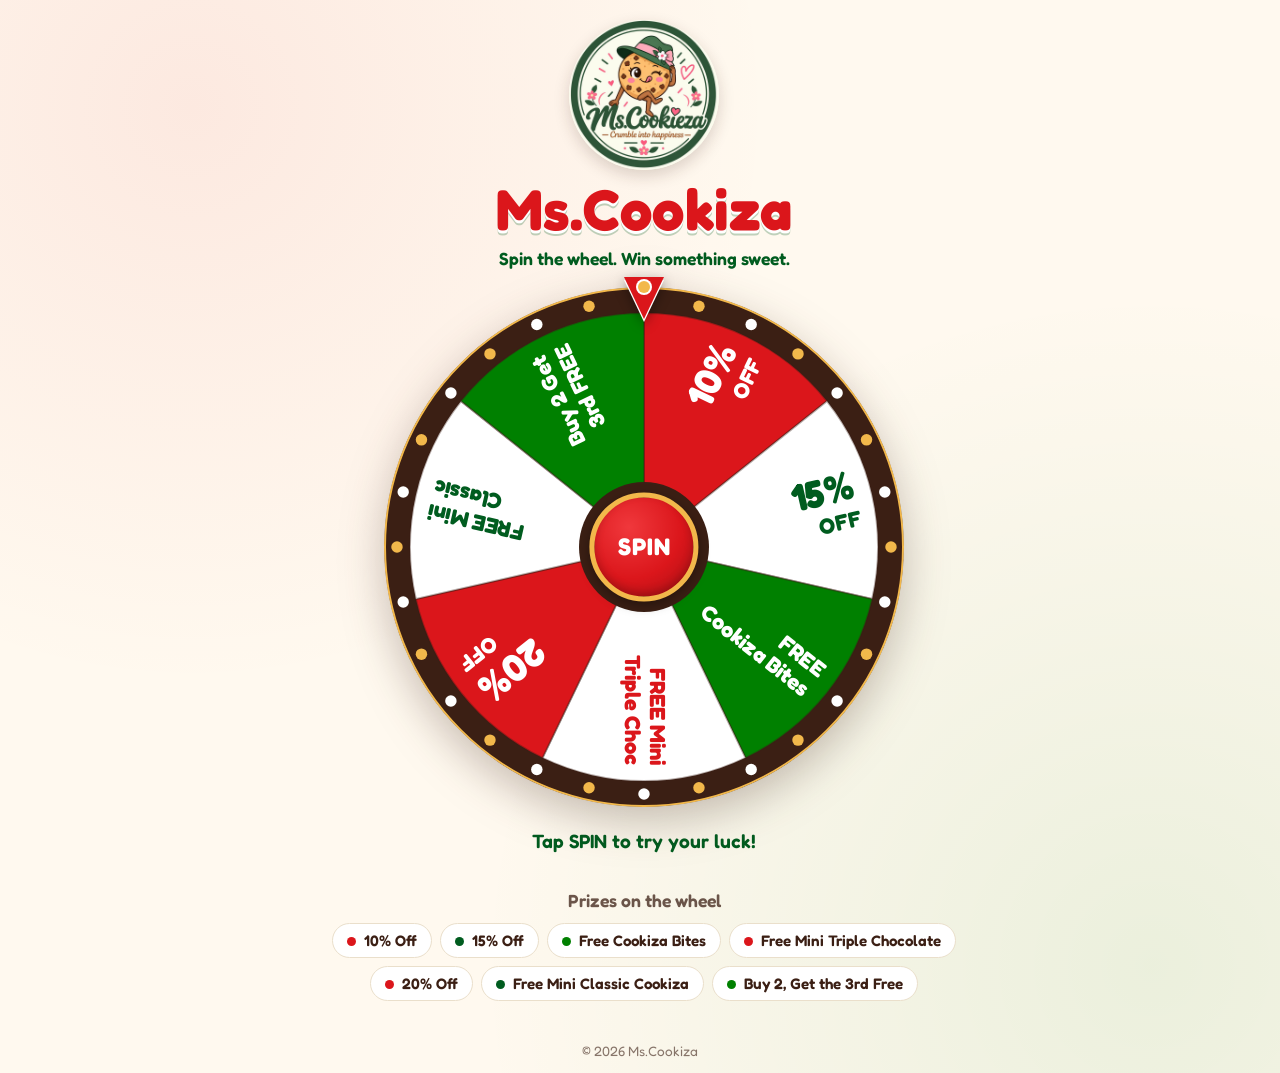
<file: index.html>
<!DOCTYPE html>
<html lang="en">
<head>
  <meta charset="utf-8">
  <meta name="viewport" content="width=device-width, initial-scale=1">
  <title>Ms.Cookiza · Spin &amp; Win</title>
  <meta name="description" content="Spin the Ms.Cookiza wheel and win a discount or a free cookie treat.">
  <meta name="theme-color" content="#DB161B">
  <link rel="icon" type="image/png" href="img/logo.png">
  <link rel="preconnect" href="https://fonts.googleapis.com">
  <link rel="preconnect" href="https://fonts.gstatic.com" crossorigin>
  <link href="https://fonts.googleapis.com/css2?family=Fredoka:wght@400;600;700&display=swap" rel="stylesheet">
  <link rel="stylesheet" href="css/style.css">
</head>
<body>


  <main class="page">
    <header class="brand">
      <img class="brand__logo" src="img/logo.png" alt="Ms.Cookiza logo" width="140" height="140">
      <h1 class="brand__name">Ms.Cookiza</h1>
      <p class="brand__tag">Spin the wheel. Win something sweet.</p>
    </header>

    <section class="stage" aria-label="Spin to win">
      <div class="wheel-wrap" id="wheelWrap">
        <div class="pointer" aria-hidden="true"></div>
        <canvas id="wheel" role="img" aria-label="Prize wheel"></canvas>
        <button id="spinBtn" class="hub" type="button">SPIN</button>
      </div>

      <p id="status" class="status" role="status" aria-live="polite">Tap SPIN to try your luck!</p>
      <a id="claimLink" class="btn btn--primary" href="congrats.html" hidden>View my prize</a>
    </section>

    <section class="prizes" aria-labelledby="prizesTitle">
      <h2 id="prizesTitle">Prizes on the wheel</h2>
      <ul id="prizeList" class="prizes__list"></ul>
    </section>
  </main>
<div id="contactModal" class="modal" hidden>
  <div class="modal__box" role="dialog" aria-modal="true" aria-labelledby="contactTitle">
    <p class="modal__eyebrow">Nice spin! 🎉</p>
    <h2 id="contactTitle" class="modal__title">Your prize is ready</h2>
    <p class="modal__text">Want to leave your name and phone number? It's optional — you can skip straight to your prize.</p>
    <form id="contactForm" novalidate>
      <label class="field">Name
        <input id="contactName" type="text" autocomplete="name" maxlength="60" placeholder="Your name">
      </label>
      <label class="field">Phone number
        <input id="contactPhone" type="tel" inputmode="tel" autocomplete="tel" maxlength="20" placeholder="e.g. +971 10 000 0000">
      </label>
      <p id="contactError" class="modal__error" role="alert" hidden></p>
      <div class="modal__actions">
        <button class="btn btn--primary" type="submit">Save &amp; see my prize</button>
        <button class="btn btn--ghost" type="button" id="contactSkip">Skip</button>
      </div>
    </form>
  </div>
</div>
  <footer class="footer">© <span id="year"></span> Ms.Cookiza</footer>

  <script src="js/config.js"></script>
  <script src="js/wheel.js"></script>
</body>
</html>
</file>
<file: css/style.css>
/* Ms.Cookiza Spin & Win — Omani flag palette (white · red · green) */
:root {
  --red: #DB161B;
  --red-dark: #A80F14;
  --green: #008000;
  --green-dark: #005C1F;
  --white: #FFFFFF;
  --cream: #FFF9EF;
  --line: #EADFCB;
  --ink: #3B1F14;          /* chocolate */
  --gold: #F2B84B;
  --radius: 22px;
  --font: "Fredoka", "Segoe UI", system-ui, -apple-system, Roboto, sans-serif;
}

* { box-sizing: border-box; }
html { -webkit-text-size-adjust: 100%; }
body {
  margin: 0;
  min-height: 100vh;
  min-height: 100dvh;
  display: flex;
  flex-direction: column;
  font-family: var(--font);
  color: var(--ink);
  background:
    radial-gradient(circle at 15% 10%, rgba(219,22,27,.07), transparent 40%),
    radial-gradient(circle at 90% 90%, rgba(0,128,0,.08), transparent 45%),
    var(--cream);
}

/* ---- Flag-inspired framing ---- */
.flag-bar { display: grid; grid-template-rows: 1fr 1fr 1fr; height: 18px; border-bottom: 1px solid var(--line); }
.flag-bar i:nth-child(1) { background: var(--white); }
.flag-bar i:nth-child(2) { background: var(--red); }
.flag-bar i:nth-child(3) { background: var(--green); }
.flag-hoist { position: fixed; top: 18px; bottom: 0; left: 0; width: 12px; background: var(--red); z-index: 0; }
@media (min-width: 760px) { .flag-hoist { width: 22px; } }

.page {
  position: relative;
  z-index: 1;
  flex: 1;
  width: 100%;
  max-width: 760px;
  margin: 0 auto;
  padding: 20px 22px 28px 30px;
  text-align: center;
}
.page--center { display: flex; flex-direction: column; align-items: center; justify-content: center; }

/* ---- Brand ---- */
.brand__logo { display: block; margin: 0 auto; width: clamp(110px, 32vw, 150px); height: auto; border-radius: 50%; box-shadow: 0 6px 16px rgba(59,31,20,.18); }
.brand__name {
  margin: 4px 0 0;
  font-size: clamp(2.4rem, 8vw, 3.6rem);
  font-weight: 700;
  letter-spacing: .5px;
  color: var(--red);
  text-shadow: 0 3px 0 var(--white), 0 5px 0 rgba(0,92,31,.25);
}
.brand__tag { margin: 4px 0 0; font-size: 1.1rem; color: var(--green-dark); font-weight: 600; }
.brand--small { margin-bottom: 14px; }
.brand--small .brand__name { font-size: 2rem; display: inline-block; vertical-align: middle; margin-left: 6px; }
.brand--small .brand__logo { display: inline-block; width: 64px; vertical-align: middle; }

/* ---- Wheel ---- */
.stage { margin-top: 18px; }
.wheel-wrap {
  position: relative;
  width: min(92vw, 520px);
  aspect-ratio: 1;
  margin: 0 auto;
  filter: drop-shadow(0 14px 22px rgba(59,31,20,.28));
}
#wheel { width: 100%; height: 100%; display: block; border-radius: 50%; will-change: transform; }

.pointer {
  position: absolute;
  top: -10px;
  left: 50%;
  width: 0; height: 0;
  transform: translateX(-50%);
  border-left: 20px solid transparent;
  border-right: 20px solid transparent;
  border-top: 42px solid var(--red);
  z-index: 3;
  filter: drop-shadow(0 3px 0 var(--white)) drop-shadow(0 4px 6px rgba(0,0,0,.35));
}
.pointer::after {
  content: "";
  position: absolute;
  top: -38px; left: -6px;
  width: 12px; height: 12px;
  border-radius: 50%;
  background: var(--gold);
  box-shadow: 0 0 0 2px var(--white);
}

.hub {
  position: absolute;
  top: 50%; left: 50%;
  width: 21%; aspect-ratio: 1;
  transform: translate(-50%, -50%);
  border: 5px solid var(--gold);
  border-radius: 50%;
  background: radial-gradient(circle at 35% 30%, #f0383c, var(--red) 55%, var(--red-dark));
  color: var(--white);
  font: 700 clamp(.95rem, 4.2vw, 1.5rem)/1 var(--font);
  letter-spacing: 1px;
  cursor: pointer;
  z-index: 2;
  box-shadow: 0 4px 12px rgba(0,0,0,.35), inset 0 -4px 8px rgba(0,0,0,.2);
  animation: pulse 1.8s ease-in-out infinite;
  transition: transform .15s ease, filter .15s ease;
}
.hub:hover:not(:disabled) { filter: brightness(1.08); }
.hub:active:not(:disabled) { transform: translate(-50%, -50%) scale(.94); }
.hub:focus-visible, .btn:focus-visible { outline: 3px solid var(--green); outline-offset: 3px; }
.hub:disabled { animation: none; cursor: default; filter: saturate(.6); }
@keyframes pulse {
  0%, 100% { box-shadow: 0 4px 12px rgba(0,0,0,.35), 0 0 0 0 rgba(219,22,27,.5), inset 0 -4px 8px rgba(0,0,0,.2); }
  50%      { box-shadow: 0 4px 12px rgba(0,0,0,.35), 0 0 0 14px rgba(219,22,27,0), inset 0 -4px 8px rgba(0,0,0,.2); }
}

.status { min-height: 1.6em; margin: 22px 0 12px; font-size: 1.2rem; font-weight: 600; color: var(--green-dark); }

/* ---- Buttons ---- */
.btn {
  display: inline-flex; align-items: center; justify-content: center; gap: 10px;
  padding: 13px 24px;
  border: 2px solid transparent;
  border-radius: 999px;
  font: 600 1.05rem/1 var(--font);
  text-decoration: none;
  cursor: pointer;
  transition: transform .15s ease, box-shadow .15s ease, filter .15s ease;
}
.btn:hover { transform: translateY(-2px); box-shadow: 0 8px 16px rgba(0,0,0,.18); }
.btn--primary { background: var(--green); color: var(--white); }
.btn--ghost { background: var(--white); color: var(--green-dark); border-color: var(--green); }
.btn--small { padding: 9px 16px; font-size: .95rem; }
.btn--social { width: 100%; color: var(--white); }
.btn--instagram { background: linear-gradient(45deg, #F58529, #DD2A7B 45%, #8134AF 75%, #515BD4); }
[hidden] { display: none !important; }

/* ---- Prize list ---- */
.prizes { margin-top: 30px; }
.prizes h2 { margin: 0 0 12px; font-size: 1.1rem; color: var(--ink); opacity: .75; font-weight: 600; }
.prizes__list { list-style: none; margin: 0; padding: 0; display: flex; flex-wrap: wrap; gap: 8px; justify-content: center; }
.prizes__list li {
  padding: 7px 14px;
  border-radius: 999px;
  background: var(--white);
  border: 1.5px solid var(--line);
  font-size: .95rem;
  font-weight: 600;
}
.prizes__list li::before { content: ""; display: inline-block; width: 9px; height: 9px; margin-right: 8px; border-radius: 50%; background: var(--c, var(--red)); }

/* ---- Congrats ---- */
.congrats-body #confetti { position: fixed; inset: 0; width: 100%; height: 100%; pointer-events: none; z-index: 5; }
.card {
  width: min(100%, 460px);
  padding: 30px 26px 28px;
  background: var(--white);
  border-radius: var(--radius);
  border-top: 8px solid var(--red);
  border-bottom: 8px solid var(--green);
  box-shadow: 0 18px 40px rgba(59,31,20,.18);
  animation: pop .6s cubic-bezier(.2,1.4,.4,1) both;
}
@keyframes pop { from { transform: scale(.85); opacity: 0; } to { transform: scale(1); opacity: 1; } }
.card__eyebrow { margin: 0; font-size: 1.05rem; font-weight: 700; color: var(--green); text-transform: uppercase; letter-spacing: 2px; }
.card__title { margin: 4px 0 0; font-size: 1.6rem; font-weight: 600; }
.card__prize { margin: 6px 0 0; font-size: clamp(2rem, 9vw, 2.7rem); font-weight: 700; line-height: 1.1; color: var(--red); }
.card__desc { margin: 10px 0 0; font-size: 1.05rem; }
.card__hint { margin: 12px 0 0; font-size: .92rem; opacity: .75; }

.coupon {
  margin-top: 20px;
  padding: 14px 16px;
  display: flex; align-items: center; justify-content: center; flex-wrap: wrap; gap: 8px 14px;
  border: 2.5px dashed var(--green);
  border-radius: 16px;
  background: #F3FAF3;
}
.coupon__label { font-size: .85rem; font-weight: 600; text-transform: uppercase; letter-spacing: 1px; color: var(--green-dark); }
.coupon__code { font-size: 1.35rem; letter-spacing: 1.5px; font-weight: 700; word-break: break-all; }

.divider { border: 0; border-top: 1.5px solid var(--line); margin: 24px 0 18px; }
.follow__title { margin: 0 0 14px; font-size: 1.1rem; font-weight: 600; }
.follow { display: grid; gap: 12px; }

.footer { position: relative; z-index: 1; padding: 14px; text-align: center; font-size: .85rem; opacity: .6; }

@media (prefers-reduced-motion: reduce) {
  .hub, .card { animation: none; }
  .btn { transition: none; }
}
.modal { position: fixed; inset: 0; z-index: 50; display: flex; align-items: center; justify-content: center; padding: 20px; background: rgba(59,31,20,.6); }
.modal__box { width: min(100%, 420px); max-height: 100%; overflow: auto; padding: 26px 24px; text-align: center; background: var(--white); border-radius: var(--radius); border-top: 8px solid var(--red); border-bottom: 8px solid var(--green); box-shadow: 0 20px 50px rgba(0,0,0,.35); animation: pop .35s cubic-bezier(.2,1.4,.4,1) both; }
.modal__eyebrow { margin: 0; font-weight: 700; color: var(--green); text-transform: uppercase; letter-spacing: 1.5px; font-size: .95rem; }
.modal__title { margin: 4px 0 8px; font-size: 1.6rem; color: var(--red); }
.modal__text { margin: 0 0 16px; font-size: 1rem; }
.field { display: block; margin-bottom: 12px; text-align: left; font-weight: 600; font-size: .95rem; }
.field input { display: block; width: 100%; margin-top: 5px; padding: 12px 14px; border: 2px solid var(--line); border-radius: 12px; font: 500 1rem var(--font); color: var(--ink); background: #fff; }
.field input:focus { outline: none; border-color: var(--green); box-shadow: 0 0 0 3px rgba(0,128,0,.18); }
.modal__error { margin: 0 0 10px; color: var(--red-dark); font-weight: 600; font-size: .92rem; }
.modal__actions { display: grid; gap: 10px; margin-top: 6px; }
body.modal-open { overflow: hidden; }
</file>
